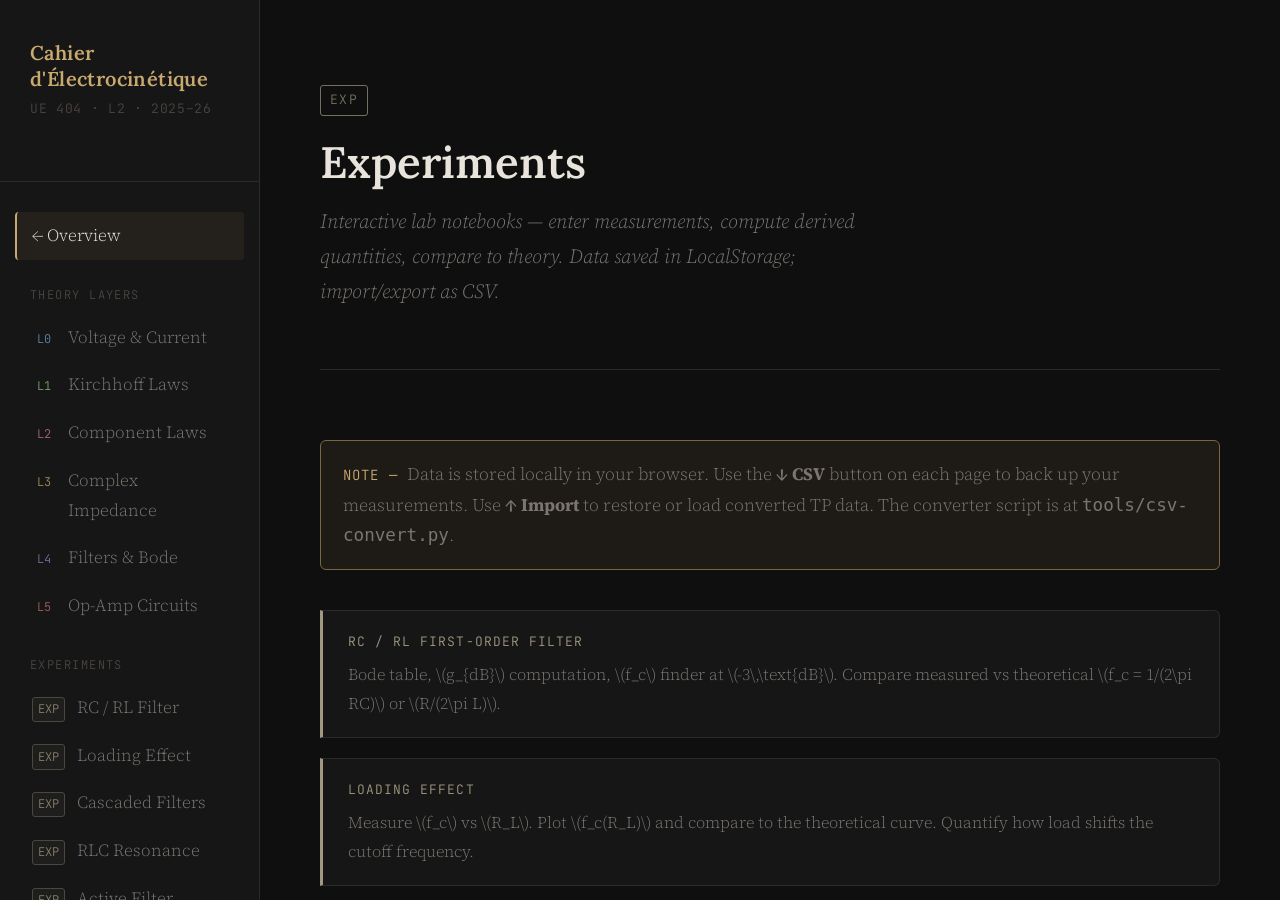
<file: experiments/index.html>
<!DOCTYPE html>
<html lang="en">
<head>
  <meta charset="UTF-8" />
  <meta name="viewport" content="width=device-width, initial-scale=1.0" />
  <title>Experiments · Cahier</title>
  <link rel="stylesheet" href="../assets/css/style.css" />
  <script src="../assets/js/sidebar.js"></script>
  <script src="../assets/js/nav.js" defer></script>
</head>
<body>
  <aside id="sidebar"></aside>
  <script>buildSidebar('../')</script>
  <main id="main">
    <div class="page-content">

      <div class="page-header">
        <div class="layer-badge" style="color:var(--exp)">EXP</div>
        <h1>Experiments</h1>
        <p class="subtitle">Interactive lab notebooks — enter measurements, compute derived quantities, compare to theory. Data saved in LocalStorage; import/export as CSV.</p>
      </div>

      <div class="note" style="margin-bottom:2rem">
        Data is stored locally in your browser. Use the <strong>↓ CSV</strong> button on each page to back up your measurements. Use <strong>↑ Import</strong> to restore or load converted TP data. The converter script is at <code>tools/csv-convert.py</code>.
      </div>

      <div style="display:grid; gap:1rem; margin-top:1.5rem;">

        <a href="rc-rl-filter.html" style="text-decoration:none">
          <div style="background:var(--bg-card);border:1px solid var(--border);border-left:3px solid var(--exp);border-radius:0 6px 6px 0;padding:1rem 1.25rem;">
            <div style="font-family:var(--font-mono);font-size:0.65rem;color:var(--exp);letter-spacing:0.08em;text-transform:uppercase;margin-bottom:0.3rem">RC / RL First-Order Filter</div>
            <div style="font-size:0.82rem;color:var(--text-muted)">Bode table, \(g_{dB}\) computation, \(f_c\) finder at \(-3\,\text{dB}\). Compare measured vs theoretical \(f_c = 1/(2\pi RC)\) or \(R/(2\pi L)\).</div>
          </div>
        </a>

        <a href="loading-effect.html" style="text-decoration:none">
          <div style="background:var(--bg-card);border:1px solid var(--border);border-left:3px solid var(--exp);border-radius:0 6px 6px 0;padding:1rem 1.25rem;">
            <div style="font-family:var(--font-mono);font-size:0.65rem;color:var(--exp);letter-spacing:0.08em;text-transform:uppercase;margin-bottom:0.3rem">Loading Effect</div>
            <div style="font-size:0.82rem;color:var(--text-muted)">Measure \(f_c\) vs \(R_L\). Plot \(f_c(R_L)\) and compare to the theoretical curve. Quantify how load shifts the cutoff frequency.</div>
          </div>
        </a>

        <a href="cascaded-filters.html" style="text-decoration:none">
          <div style="background:var(--bg-card);border:1px solid var(--border);border-left:3px solid var(--exp);border-radius:0 6px 6px 0;padding:1rem 1.25rem;">
            <div style="font-family:var(--font-mono);font-size:0.65rem;color:var(--exp);letter-spacing:0.08em;text-transform:uppercase;margin-bottom:0.3rem">Cascaded Filters</div>
            <div style="font-size:0.82rem;color:var(--text-muted)">CR-CR (order 2 high-pass) and CR-RC (band-pass). Compare \(-40\,\text{dB/dec}\) slope vs \(-20\,\text{dB/dec}\) for a single stage.</div>
          </div>
        </a>

        <a href="rlc-resonance.html" style="text-decoration:none">
          <div style="background:var(--bg-card);border:1px solid var(--border);border-left:3px solid var(--exp);border-radius:0 6px 6px 0;padding:1rem 1.25rem;">
            <div style="font-family:var(--font-mono);font-size:0.65rem;color:var(--exp);letter-spacing:0.08em;text-transform:uppercase;margin-bottom:0.3rem">RLC Resonance</div>
            <div style="font-size:0.82rem;color:var(--text-muted)">Determine \(\omega_0 = 1/\sqrt{LC}\), quality factor \(Q\), bandwidth \(\Delta f = f_0/Q\). Observe surtension when \(Q > 1/\sqrt{2}\).</div>
          </div>
        </a>

        <a href="active-filter.html" style="text-decoration:none">
          <div style="background:var(--bg-card);border:1px solid var(--border);border-left:3px solid var(--exp);border-radius:0 6px 6px 0;padding:1rem 1.25rem;">
            <div style="font-family:var(--font-mono);font-size:0.65rem;color:var(--exp);letter-spacing:0.08em;text-transform:uppercase;margin-bottom:0.3rem">Active Filter (Op-Amp)</div>
            <div style="font-size:0.82rem;color:var(--text-muted)">Bode diagram with \(G_v > 1\). Verify \(f_c\) is load-independent. Compare active vs passive filter characteristics.</div>
          </div>
        </a>

      </div>

    </div>
  </main>
</body>
</html>
</file>
<file: assets/css/style.css>
/* ── Cahier d'Électrocinétique ─────────────────────────────────────────────── */

@import url('https://fonts.googleapis.com/css2?family=Lora:ital,wght@0,400;0,600;1,400&family=JetBrains+Mono:wght@400;500&family=Source+Serif+4:ital,opsz,wght@0,8..60,300;0,8..60,400;1,8..60,300&display=swap');

/* ── Variables ─────────────────────────────────────────────────────────────── */
:root {
  --bg:          #0f0f0f;
  --bg-card:     #161616;
  --bg-hover:    #1e1e1e;
  --border:      #2a2a2a;
  --border-hi:   #3d3d3d;

  --text:        #e8e4dc;
  --text-muted:  #7a7570;
  --text-dim:    #4a4540;

  --accent:      #c8a96e;   /* warm amber — ink on aged paper */
  --accent-dim:  #7a6640;
  --accent-glow: rgba(200, 169, 110, 0.08);

  --layer-0:     #6e9ec8;   /* blue   — foundations */
  --layer-1:     #8bc87a;   /* green  — Kirchhoff  */
  --layer-2:     #c87a9e;   /* rose   — components */
  --layer-3:     #c8a96e;   /* amber  — impedance  */
  --layer-4:     #9e7ac8;   /* violet — filters    */
  --layer-5:     #c8706e;   /* red    — op-amps    */
  --exp:         #a09880;   /* warm grey — experiments */
  --exp-dim:     #5a5248;
  --exp-glow:    rgba(160, 152, 128, 0.08);

  --font-body:   'Source Serif 4', Georgia, serif;
  --font-display:'Lora', Georgia, serif;
  --font-mono:   'JetBrains Mono', 'Courier New', monospace;

  --sidebar-w:   260px;
  --content-max: auto;
}

/* ── Reset & Base ──────────────────────────────────────────────────────────── */
*, *::before, *::after { box-sizing: border-box; margin: 0; padding: 0; }

html { font-size: 20px; scroll-behavior: smooth; }

body {
  background: var(--bg);
  color: var(--text);
  font-family: var(--font-body);
  font-weight: 300;
  line-height: 1.75;
  height: 100vh;
  overflow: hidden;
  display: grid;
  grid-template-columns: var(--sidebar-w) 1fr;
}

/* ── Sidebar ───────────────────────────────────────────────────────────────── */
#sidebar {
  height: 100vh;
  background: var(--bg-card);
  border-right: 1px solid var(--border);
  display: flex;
  flex-direction: column;
  overflow-y: auto;
}

#sidebar .logo {
  position: sticky;
  top: 0;
  z-index: 1;
  background: var(--bg-card);
  padding: 2rem 1.5rem 2rem;
  border-bottom: 1px solid var(--border);
  margin-bottom: 1.5rem;
}

#sidebar .logo h1 {
  font-family: var(--font-display);
  font-size: 1rem;
  font-weight: 600;
  color: var(--accent);
  letter-spacing: 0.02em;
  line-height: 1.3;
}

#sidebar .logo p {
  font-family: var(--font-mono);
  font-size: 0.65rem;
  color: var(--text-dim);
  margin-top: 0.3rem;
  letter-spacing: 0.05em;
  text-transform: uppercase;
}

#sidebar nav { flex: 1; padding: 0 0.75rem; }

#sidebar nav .section-label {
  font-family: var(--font-mono);
  font-size: 0.6rem;
  text-transform: uppercase;
  letter-spacing: 0.12em;
  color: var(--text-dim);
  padding: 0 0.75rem;
  margin: 1.25rem 0 0.4rem;
}

#sidebar nav a {
  display: flex;
  align-items: baseline;
  gap: 0.6rem;
  padding: 0.45rem 0.75rem;
  border-radius: 4px;
  text-decoration: none;
  color: var(--text-muted);
  font-family: var(--font-body);
  font-size: 0.85rem;
  font-weight: 300;
  transition: background 0.15s, color 0.15s;
  border-left: 2px solid transparent;
}

#sidebar nav a:hover {
  background: var(--bg-hover);
  color: var(--text);
}

#sidebar nav a.active {
  color: var(--text);
  border-left-color: var(--accent);
  background: var(--accent-glow);
}

/* Chapter sub-nav — injected by chapters.js under the active layer link */
.chapter-nav {
  margin: 0.1rem 0 0.4rem 0;
  border-left: 1px solid var(--border);
  margin-left: 1.5rem;
  padding-left: 0.1rem;
  display: flex;
  flex-direction: column;
}

.chapter-link {
  display: block;
  padding: 0.25rem 0.6rem;
  font-family: var(--font-mono);
  font-size: 0.68rem;
  color: var(--text-dim);
  text-decoration: none;
  border-left: 2px solid transparent;
  transition: color 0.12s, border-color 0.12s;
  white-space: nowrap;
  overflow: hidden;
  text-overflow: ellipsis;
}

.chapter-link:hover {
  color: var(--text-muted);
  text-decoration: none;
}

.chapter-link.active {
  color: var(--accent);
  border-left-color: var(--accent);
}

#sidebar nav a .layer-tag {
  font-family: var(--font-mono);
  font-size: 0.6rem;
  padding: 0.1em 0.4em;
  border-radius: 3px;
  opacity: 0.8;
  flex-shrink: 0;
}

/* ── Main Content ──────────────────────────────────────────────────────────── */
#main {
  height: 100vh;
  overflow-y: auto;
  scroll-behavior: smooth;
  padding: 4rem 3rem 6rem;
}

.page-content {
  max-width: var(--content-max);
}

/* ── Page Header ───────────────────────────────────────────────────────────── */
.page-header {
  margin-bottom: 3.5rem;
  padding-bottom: 2rem;
  border-bottom: 1px solid var(--border);
}

.layer-badge {
  display: inline-block;
  font-family: var(--font-mono);
  font-size: 0.65rem;
  text-transform: uppercase;
  letter-spacing: 0.1em;
  padding: 0.25em 0.7em;
  border-radius: 3px;
  margin-bottom: 1rem;
  border: 1px solid currentColor;
  opacity: 0.7;
}

.page-header h1 {
  font-family: var(--font-display);
  font-size: 2.2rem;
  font-weight: 600;
  line-height: 1.2;
  color: var(--text);
  margin-bottom: 0.75rem;
}

.page-header .subtitle {
  font-size: 1rem;
  color: var(--text-muted);
  font-style: italic;
  max-width: 55ch;
}

/* ── Typography ────────────────────────────────────────────────────────────── */
h2 {
  font-family: var(--font-display);
  font-size: 1.35rem;
  font-weight: 600;
  color: var(--text);
  margin: 3rem 0 1rem;
  padding-bottom: 0.4rem;
  border-bottom: 1px solid var(--border);
}

h3 {
  font-family: var(--font-display);
  font-size: 1.05rem;
  font-weight: 600;
  color: var(--accent);
  margin: 2rem 0 0.6rem;
  font-style: italic;
}

p { margin-bottom: 1rem; max-width: 68ch; }

a { color: var(--accent); text-decoration: none; }
a:hover { text-decoration: underline; }

/* ── Quantity Definition Box ───────────────────────────────────────────────── */
.quantity {
  background: var(--bg-card);
  border: 1px solid var(--border);
  border-left: 3px solid var(--accent);
  border-radius: 0 6px 6px 0;
  padding: 1rem 1.25rem;
  margin: 1.5rem 0;
  font-size: 0.9rem;
}

.quantity .qty-name {
  font-family: var(--font-mono);
  font-size: 0.75rem;
  color: var(--accent);
  text-transform: uppercase;
  letter-spacing: 0.08em;
  margin-bottom: 0.5rem;
}

.quantity table {
  border-collapse: collapse;
  width: 100%;
  font-size: 0.85rem;
}

.quantity table td {
  padding: 0.2rem 0.75rem 0.2rem 0;
  vertical-align: top;
  color: var(--text-muted);
}

.quantity table td:first-child {
  color: var(--text-dim);
  font-family: var(--font-mono);
  font-size: 0.75rem;
  white-space: nowrap;
  width: 7rem;
}

/* ── Equation Block ────────────────────────────────────────────────────────── */
.eq {
  background: var(--bg-card);
  border: 1px solid var(--border);
  border-radius: 6px;
  padding: 1.25rem 1.5rem;
  margin: 1.5rem 0;
  overflow-x: auto;
  text-align: center;
}

.eq .eq-label {
  font-family: var(--font-mono);
  font-size: 0.65rem;
  color: var(--text-dim);
  text-align: right;
  margin-top: 0.5rem;
  letter-spacing: 0.05em;
}

/* ── Note / Aside ──────────────────────────────────────────────────────────── */
.note {
  background: var(--accent-glow);
  border: 1px solid var(--accent-dim);
  border-radius: 6px;
  padding: 0.9rem 1.1rem;
  margin: 1.5rem 0;
  font-size: 0.88rem;
  color: var(--text-muted);
}

.note::before {
  content: "Note — ";
  font-family: var(--font-mono);
  font-size: 0.7rem;
  text-transform: uppercase;
  letter-spacing: 0.08em;
  color: var(--accent);
}

/* ── Diagram Container ─────────────────────────────────────────────────────── */
.diagram {
  margin: 2rem 0;
  text-align: center;
}

.diagram figcaption {
  font-family: var(--font-mono);
  font-size: 0.7rem;
  color: var(--text-dim);
  margin-top: 0.75rem;
  letter-spacing: 0.04em;
}

/* ── Navigation Footer ─────────────────────────────────────────────────────── */
.page-nav {
  display: flex;
  justify-content: space-between;
  margin-top: 5rem;
  padding-top: 2rem;
  border-top: 1px solid var(--border);
  font-family: var(--font-mono);
  font-size: 0.75rem;
}

.page-nav a {
  color: var(--text-muted);
  display: flex;
  align-items: center;
  gap: 0.4rem;
  transition: color 0.15s;
}

.page-nav a:hover { color: var(--accent); text-decoration: none; }

/* ── Theory Quick-Links Bar ────────────────────────────────────────────────── */
.theory-bar {
  display: flex;
  flex-wrap: wrap;
  gap: 0.4rem;
  align-items: center;
  margin-bottom: 2.5rem;
  padding: 0.6rem 0.9rem;
  background: var(--bg-card);
  border: 1px solid var(--border);
  border-left: 3px solid var(--exp);
  border-radius: 0 6px 6px 0;
  font-family: var(--font-mono);
  font-size: 0.68rem;
}

.theory-bar .bar-label {
  color: var(--exp);
  text-transform: uppercase;
  letter-spacing: 0.08em;
  margin-right: 0.3rem;
  white-space: nowrap;
}

.theory-pill {
  display: inline-flex;
  align-items: center;
  gap: 0.3rem;
  padding: 0.2em 0.55em;
  border-radius: 3px;
  text-decoration: none;
  font-family: var(--font-mono);
  font-size: 0.65rem;
  border: 1px solid currentColor;
  opacity: 0.7;
  transition: opacity 0.15s;
  white-space: nowrap;
}

.theory-pill:hover { opacity: 1; text-decoration: none; }

/* ── Experiment Tool Styles ─────────────────────────────────────────────────── */
.tool-section {
  margin: 2.5rem 0 0;
  padding-top: 2rem;
  border-top: 1px solid var(--border);
}

.tool-section h2 { border-bottom: none; margin-top: 0; }

.data-table-wrap { overflow-x: auto; margin: 1rem 0; }

.data-table {
  border-collapse: collapse;
  width: 100%;
  font-family: var(--font-mono);
  font-size: 0.78rem;
}

.data-table th {
  padding: 0.4rem 0.6rem;
  text-align: left;
  color: var(--text-dim);
  font-weight: 400;
  font-size: 0.65rem;
  text-transform: uppercase;
  letter-spacing: 0.06em;
  border-bottom: 1px solid var(--border-hi);
  white-space: nowrap;
}

.data-table th.computed { color: var(--exp); }

.data-table td {
  padding: 0.2rem 0.3rem;
  border-bottom: 1px solid color-mix(in srgb, var(--border) 40%, transparent);
}

.data-table td input {
  width: 100%;
  min-width: 60px;
  background: transparent;
  border: none;
  border-bottom: 1px solid transparent;
  color: var(--text);
  font-family: var(--font-mono);
  font-size: 0.78rem;
  padding: 0.15rem 0.2rem;
  outline: none;
  transition: border-color 0.12s;
}

.data-table td input:focus { border-bottom-color: var(--exp); }
.data-table td input::placeholder { color: var(--text-dim); }

.data-table td.computed-cell {
  color: var(--exp);
  padding: 0.2rem 0.6rem;
  white-space: nowrap;
}

.data-table td.computed-cell.invalid { color: var(--text-dim); }
.data-table tr:last-child td { border-bottom: none; }
.data-table tr.add-row td { padding: 0.3rem 0.3rem; }

.btn-add-row {
  font-family: var(--font-mono);
  font-size: 0.68rem;
  color: var(--text-dim);
  background: transparent;
  border: 1px dashed var(--border-hi);
  border-radius: 4px;
  padding: 0.25em 0.7em;
  cursor: pointer;
  transition: color 0.12s, border-color 0.12s;
}

.btn-add-row:hover { color: var(--exp); border-color: var(--exp-dim); }

.btn-del-row {
  font-family: var(--font-mono);
  font-size: 0.7rem;
  color: var(--text-dim);
  background: transparent;
  border: none;
  cursor: pointer;
  padding: 0 0.3rem;
  opacity: 0.5;
  transition: opacity 0.12s, color 0.12s;
}

.btn-del-row:hover { opacity: 1; color: var(--layer-5); }

.tool-toolbar {
  display: flex;
  flex-wrap: wrap;
  gap: 0.5rem;
  align-items: center;
  margin: 0.75rem 0;
  font-family: var(--font-mono);
  font-size: 0.72rem;
}

.tool-btn {
  padding: 0.28em 0.7em;
  background: transparent;
  border: 1px solid var(--border-hi);
  border-radius: 4px;
  color: var(--text-muted);
  font-family: var(--font-mono);
  font-size: 0.68rem;
  cursor: pointer;
  transition: color 0.12s, border-color 0.12s, background 0.12s;
  white-space: nowrap;
}

.tool-btn:hover { color: var(--exp); border-color: var(--exp-dim); background: var(--exp-glow); }
.tool-btn.primary { border-color: var(--exp-dim); color: var(--exp); }

.slot-bar {
  display: flex;
  flex-wrap: wrap;
  gap: 0.4rem;
  align-items: center;
  padding: 0.5rem 0.75rem;
  background: var(--bg-card);
  border: 1px solid var(--border);
  border-radius: 6px;
  margin-bottom: 1rem;
  font-family: var(--font-mono);
  font-size: 0.7rem;
}

.slot-bar label { color: var(--text-dim); letter-spacing: 0.05em; }

.slot-bar select {
  background: var(--bg);
  color: var(--text-muted);
  border: 1px solid var(--border-hi);
  border-radius: 4px;
  padding: 0.2em 0.5em;
  font-family: var(--font-mono);
  font-size: 0.68rem;
  cursor: pointer;
}

.slot-bar input[type="text"] {
  background: var(--bg);
  color: var(--text);
  border: 1px solid var(--border-hi);
  border-radius: 4px;
  padding: 0.2em 0.5em;
  font-family: var(--font-mono);
  font-size: 0.68rem;
  width: 10rem;
}

.fc-result {
  display: inline-flex;
  gap: 1.5rem;
  padding: 0.7rem 1rem;
  background: var(--bg-card);
  border: 1px solid var(--border);
  border-left: 3px solid var(--exp);
  border-radius: 0 6px 6px 0;
  font-family: var(--font-mono);
  font-size: 0.8rem;
  margin: 1rem 0;
  flex-wrap: wrap;
}

.fc-result .fc-item { display: flex; flex-direction: column; gap: 0.15rem; }

.fc-result .fc-lbl {
  font-size: 0.65rem;
  color: var(--text-dim);
  text-transform: uppercase;
  letter-spacing: 0.06em;
}

.fc-result .fc-val { color: var(--exp); }
.fc-result .fc-val.theory { color: var(--text-muted); }

/* ── Widgets ───────────────────────────────────────────────────────────────── */
.widget-wrap {
  margin: 1.5rem 0 2rem;
}

.widget-canvas {
  display: block;
  width: 100%;
  height: auto;
  border-radius: 6px;
  border: 1px solid var(--border);
}

.widget-controls {
  display: flex;
  flex-wrap: wrap;
  gap: 0.6rem 1.2rem;
  align-items: center;
  margin-top: 0.75rem;
  padding: 0.75rem 1rem;
  background: var(--bg-card);
  border: 1px solid var(--border);
  border-radius: 6px;
  font-family: var(--font-mono);
  font-size: 0.72rem;
}

.widget-controls label {
  color: var(--text-dim);
  letter-spacing: 0.04em;
  white-space: nowrap;
}

.widget-controls input[type="range"] {
  -webkit-appearance: none;
  appearance: none;
  width: 100px;
  height: 3px;
  background: var(--border-hi);
  border-radius: 2px;
  outline: none;
  cursor: pointer;
}

.widget-controls input[type="range"]::-webkit-slider-thumb {
  -webkit-appearance: none;
  width: 13px;
  height: 13px;
  border-radius: 50%;
  background: var(--accent);
  cursor: pointer;
  border: none;
}

.widget-controls input[type="range"]::-moz-range-thumb {
  width: 13px;
  height: 13px;
  border-radius: 50%;
  background: var(--accent);
  cursor: pointer;
  border: none;
}

.widget-controls .out {
  color: var(--accent);
  min-width: 3.5rem;
  display: inline-block;
}

.widget-play {
  font-family: var(--font-mono);
  font-size: 0.7rem;
  padding: 0.3em 0.8em;
  background: transparent;
  border: 1px solid var(--accent-dim);
  border-radius: 4px;
  color: var(--accent);
  cursor: pointer;
  transition: background 0.15s, color 0.15s;
  white-space: nowrap;
}

.widget-play:hover, .widget-play.playing {
  background: var(--accent-glow);
}

.widget-caption {
  font-family: var(--font-mono);
  font-size: 0.68rem;
  color: var(--text-dim);
  text-align: center;
  margin-top: 0.5rem;
  letter-spacing: 0.03em;
}

/* ── Quantity Table ────────────────────────────────────────────────────────── */
.qty-table {
  border-collapse: collapse;
  width: 100%;
  table-layout: auto;
  font-size: 0.83rem;
}

.qty-table thead tr {
  border-bottom: 1px solid var(--border-hi);
}

.qty-table thead th {
  font-family: var(--font-mono);
  font-size: 0.65rem;
  text-transform: uppercase;
  letter-spacing: 0.08em;
  color: var(--text-dim);
  padding: 0.4rem 1rem 0.4rem 0;
  text-align: left;
  font-weight: 400;
}

.qty-table tbody tr {
  border-bottom: 1px solid color-mix(in srgb, var(--border) 50%, transparent);
  transition: background 0.1s;
}

.qty-table tbody tr:hover {
  background: var(--bg-hover);
}

.qty-table tbody tr:target {
  background: var(--accent-glow);
  border-bottom-color: var(--accent-dim);
}

.qty-table td {
  padding: 0.55rem 1rem 0.55rem 0;
  vertical-align: baseline;
}

.qty-sym {
  white-space: nowrap;
  font-family: var(--font-mono);
  font-size: 0.8rem;
  color: var(--accent);
}

.qty-name {
  white-space: nowrap;
  color: var(--text);
  font-weight: 400;
}

.qty-unit {
  white-space: nowrap;
  color: var(--text-muted);
  font-family: var(--font-mono);
  font-size: 0.75rem;
}

.qty-dim {
  white-space: nowrap;
  color: var(--text-muted);
  font-family: var(--font-mono);
  font-size: 0.75rem;
}

.qty-note {
  color: var(--text-muted);
  font-size: 0.8rem;
  line-height: 1.5;
}

/* ── KaTeX overrides ───────────────────────────────────────────────────────── */
.katex { font-size: 1.05em; }
.katex-display { padding: 0.25rem 0; }

/* ── Scrollbar ─────────────────────────────────────────────────────────────── */
::-webkit-scrollbar { width: 6px; height: 6px; }
::-webkit-scrollbar-track { background: var(--bg); }
::-webkit-scrollbar-thumb { background: var(--border-hi); border-radius: 3px; }

/* ── Sidebar: Go-to-active reset button ────────────────────────────────────── */
#sidebar-focus-reset {
  position: sticky;
  bottom: 0.75rem;
  display: none;
  align-items: center;
  justify-content: center;
  gap: 0.35rem;
  margin: 0.5rem 0.75rem 0;
  padding: 0.38rem 0.75rem;
  background: var(--bg-card);
  border: 1px solid var(--accent-dim);
  border-radius: 4px;
  color: var(--accent);
  font-family: var(--font-mono);
  font-size: 0.63rem;
  letter-spacing: 0.06em;
  cursor: pointer;
  transition: background 0.15s;
}

#sidebar-focus-reset.visible { display: flex; }

#sidebar-focus-reset:hover { background: var(--accent-glow); }

#sidebar-focus-reset svg {
  width: 0.7rem;
  height: 0.7rem;
  flex-shrink: 0;
  stroke: currentColor;
  stroke-width: 2;
  fill: none;
  stroke-linecap: round;
  stroke-linejoin: round;
}

/* ── Back to Top ───────────────────────────────────────────────────────────── */
#back-to-top {
  position: fixed;
  bottom: 2rem;
  right: 2rem;
  width: 2.4rem;
  height: 2.4rem;
  border-radius: 50%;
  background: var(--accent);
  color: var(--bg);
  border: none;
  cursor: pointer;
  display: flex;
  align-items: center;
  justify-content: center;
  opacity: 0;
  pointer-events: none;
  transition: opacity 0.25s, transform 0.25s;
  z-index: 200;
}

#back-to-top.visible {
  opacity: 1;
  pointer-events: auto;
}

#back-to-top:hover {
  transform: translateY(-3px);
}

#back-to-top svg {
  width: 1rem;
  height: 1rem;
  stroke: var(--bg);
  stroke-width: 2.5;
  fill: none;
  stroke-linecap: round;
  stroke-linejoin: round;
}

/* ── Sidebar Toggle Button ─────────────────────────────────────────────────── */
#sidebar-toggle {
  display: none;
  position: fixed;
  top: 1rem;
  right: 1rem;
  z-index: 999;
  background: var(--accent);
  border: none;
  border-radius: 6px;
  width: 2.5rem;
  height: 2.5rem;
  cursor: pointer;
  font-size: 1.3rem;
  color: var(--bg);
  flex-direction: column;
  justify-content: center;
  align-items: center;
}

#sidebar-toggle:hover {
  background: var(--accent-dim);
}

/* Sidebar overlay backdrop */
#sidebar-backdrop {
  display: none;
  position: fixed;
  inset: 0;
  background: rgba(0, 0, 0, 0.5);
  z-index: 990;
}

body.sidebar-open #sidebar-backdrop {
  display: block;
}

/* ── Responsive ────────────────────────────────────────────────────────────── */
@media (max-width: 900px) {
  body { grid-template-columns: 1fr; }
  
  #sidebar-toggle {
    display: flex;
  }
  
  #sidebar {
    position: fixed;
    left: 0;
    top: 0;
    height: 100vh;
    width: var(--sidebar-w);
    z-index: 991;
    transform: translateX(-100%);
    transition: transform 0.3s ease-out;
    box-shadow: 2px 0 8px rgba(0, 0, 0, 0.3);
  }
  
  body.sidebar-open #sidebar {
    transform: translateX(0);
  }
  
  #main { padding: 2rem 1.5rem 4rem; }
}
</file>
